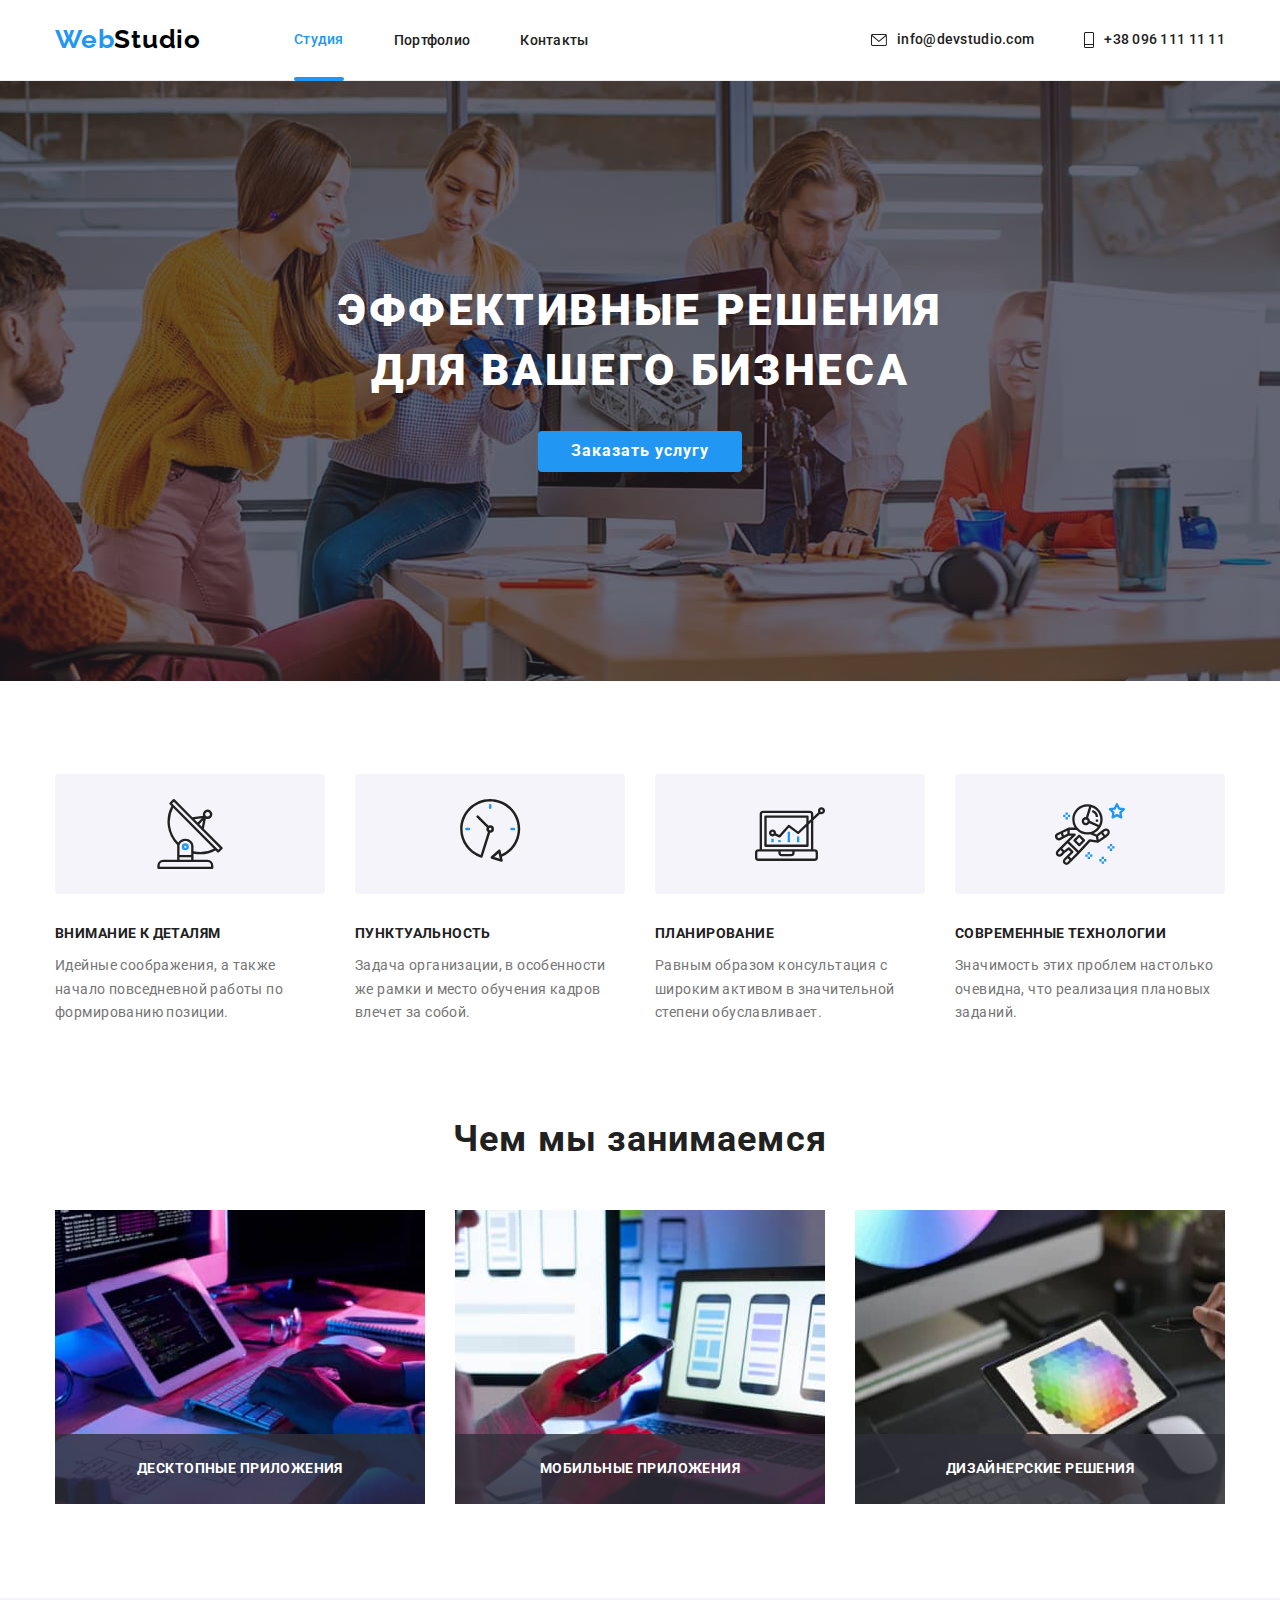
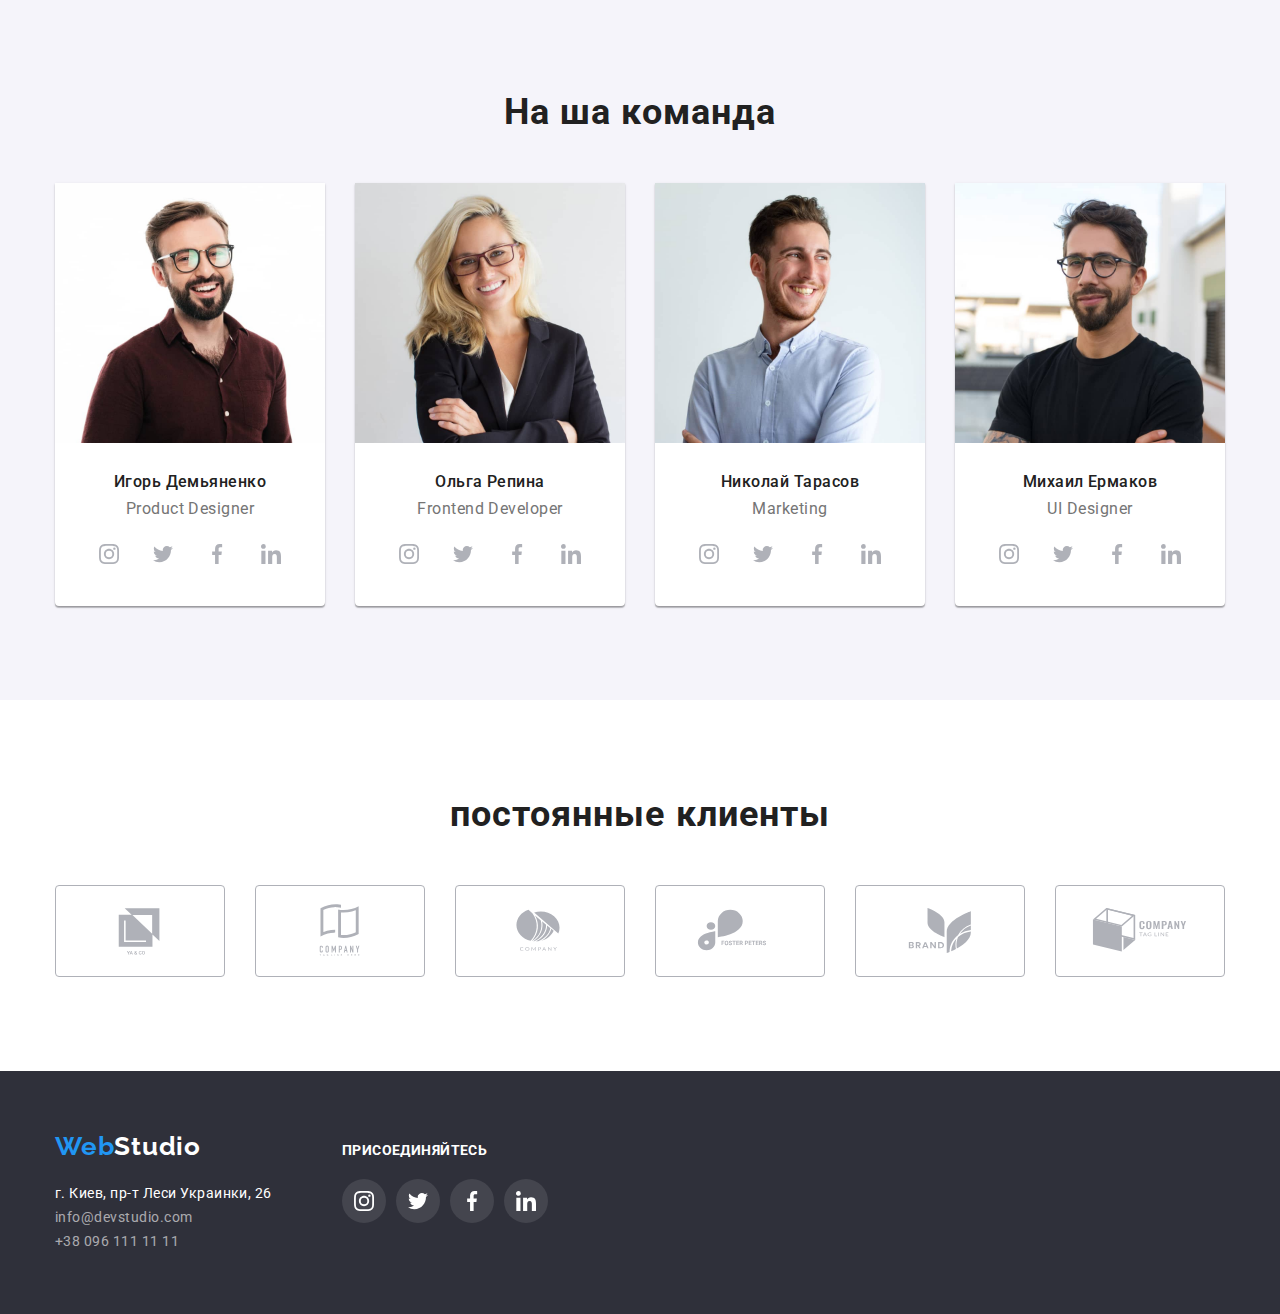
<file: index.html>
<!DOCTYPE html>
<html lang="en">
<head>
    <meta charset="UTF-8">
    <meta http-equiv="X-UA-Compatible" content="IE=edge">
    <meta name="viewport" content="width=, initial-scale=1.0">
    <title>Web Studio</title>
    <link rel="preconnect" href="https://fonts.googleapis.com">
    <link rel="preconnect" href="https://fonts.gstatic.com" crossorigin>
    <link href="https://fonts.googleapis.com/css2?family=Raleway:wght@700&family=Roboto:wght@400;500;700;900&display=swap"
            rel="stylesheet">
    <link rel="stylesheet" href="https://cdn.jsdelivr.net/npm/modern-normalize@1.1.0/modern-normalize.min.css" />
    <link rel="stylesheet" href="./css/style.css">
    
</head>
<body>
    <!--header-->
   
    <header class=" header">
        <div class="container container-nav">
            <nav class=" nav ">
                <a href="./index.html " class="logo logo-header ">Web<span class="studio">Studio</span></a>
                <ul class="site-nav list">
                    <li class="item item-studio "><a href="./index.html " class="link current">Студия</a></li>
                    <li class="item "><a href="./portfolio.html" class="link ">Портфолио</a></li>
                    <li class="item"><a href="" class="link">Контакты</a></li>
                </ul>
            </nav>
            <div class="site-nav ">
                <ul class="auth-nav list ">
                    <li class="item">
                        <a href="mailto:info@devstudio.com" class="link item-link ">
                            <svg class="auth-nav-icon" width="16" height="12">
                                <use href="./images/svg/icons.svg#icon-envelope"></use>
                            </svg>
                            info@devstudio.com
    
                        </a>
                    </li>
                    <li class="item">
                        <a href="tel:+380961111111" class="link item-link ">
                            <svg class="auth-nav-icon" width="10" height="16">
                                <use href="./images/svg/icons.svg#icon-vector"></use>
                            </svg>
                            +38 096 111 11 11
    
                        </a>
                    </li>
                </ul>
            </div>
    
        </div>
    </header>
  
    
    <!--main-content-->
    <main>
        <!--hero-->
        
            <section class="hero">
                <div class="container container-hero">
                     <h1 class="hero-title">Эффективные решения для вашего бизнеса</h1>
                     <button class="hero-button" type="button" data-modal-open>Заказать услугу </button>
                </div>
            </section>
        
        
        <!--section title-->
       
            <section class="section section-container">
                <div class="container">
                    <h2 class="regulations-work">Правила</h2>
                    <ul class="regulations list">
                        <li class="regulations-list">
                            <div class="regulations-list-work">
                                <svg class="" width="70" height="70">
                                    <use href="./images/svg/icons.svg#icon-antenna-1"></use>
                                </svg>
                            </div>
                                  
                            <h3 class="regulations-title">Внимание к деталям</h3>
                            <p class="paragraph-title">Идейные соображения, а также начало повседневной работы по формированию позиции.
                            </p>
                        </li>
                        <li class="regulations-list">
                            <div class="regulations-list-work">
                                <svg class="" width="70" height="70">
                                    <use href="./images/svg/icons.svg#icon-clock-1"></use>
                                </svg>
                            </div>

                            <h3 class="regulations-title">Пунктуальность</h3>
                            <p class="paragraph-title">Задача организации, в особенности же рамки и место обучения кадров влечет за
                            собой.</p>
                        </li>
                        <li class="regulations-list">
                            <div class="regulations-list-work">
                                <svg class="" width="70" height="70">
                                    <use href="./images/svg/icons.svg#icon-diagram-1"></use>
                                </svg>
                            </div>

                            <h3 class="regulations-title">Планирование</h3>
                            <p class="paragraph-title">Равным образом консультация с широким активом в значительной степени
                            обуславливает.</p>
                        </li>
                        <li class="regulations-list">
                            <div class="regulations-list-work">
                                <svg class="" width="70" height="70">
                                    <use href="./images/svg/icons.svg#icon-astronaut-1"></use>
                                </svg>
                            </div>

                            <h3 class="regulations-title">Современные технологии</h3>
                            <p class="paragraph-title">Значимость этих проблем настолько очевидна, что реализация плановых заданий.</p>
                        </li>
                    </ul>
                </div>
            </section>
       
       
        <!--section work-->

       
        <section class="section">
            <div class="container">
                <h2 class="work-title">Чем мы занимаемся</h2>
                   <ul class=" work list card-set">
                       <li class="work-list card-set-item ">
                            <img class="work-img" src="./images/box1.jpg" alt="человек печатает код на компьютере" width="370">
                            <p class="work-title-img">Десктопные приложения</p>
                       </li>
                       <li class="work-list card-set-item ">
                            <img class="work-img" src="./images/box2.jpg" alt="компьютер на столе, смартфон в руке" width="370">
                            <p class="work-title-img">Мобильные приложения</p>
                       </li>
                       <li class="work-list card-set-item ">
                            <img class="work-img" src="./images/box3.jpg" alt="компьютер на столе, в руке планшет в планшете цветовая гамма" width="370">
                            <p class="work-title-img">Дизайнерские решения</p>                            
                       </li>
                   </ul>
            </div>
        </section>
    
        
        
        <!--наша команда-->

        
        <section class="section our-team ">
            <div class="container">
                <h2 class="work-title">На ша команда</h2>
                <ul class="team list card-set">
                    <li class="team-list card-set-item ">
                        <img src="./images/im2/img.jpg" alt="парень в очках и в коричневой рубашки" width="270">
                            <div class="team-list-name">
                                <h3 class="team-name">Игорь Демьяненко</h3>
                                <p lang="en" class="team-position">Product Designer</p>
                                <ul class="social-media list">
                                    <li class="social-media-item">
                                        <a class="social-media-link link" href="" target="_blank" rel="noopener noreferrer"
                                         aria-label="instagram">
                                            <svg class="social-media-icon" width="20" height="20">
                                                <use href="./images/svg/icons.svg#icon-instagram-2"></use>
                                            </svg>
                                        </a>
                                    </li>
                                    <li class="social-media-item">
                                        <a class="social-media-link link" href="" target="_blank" rel="noopener noreferrer"
                                         aria-label="twitter">
                                            <svg class="social-media-icon" width="20" height="20">
                                                <use href="./images/svg/icons.svg#icon-twitter-1"></use>
                                            </svg>
                                        </a>
                                    </li>
                                    <li class="social-media-item">
                                        <a class="social-media-link link" href="" target="_blank" rel="noopener noreferrer"
                                         aria-label="facebook">
                                            <svg class="social-media-icon" width="20" height="20">
                                                <use href="./images/svg/icons.svg#icon-facebook-1"></use>
                                            </svg>
                                        </a>
                                    </li>
                                    <li class="social-media-item">
                                        <a class="social-media-link link" href="" target="_blank" rel="noopener noreferrer"
                                         aria-label="linkedin">
                                            <svg class="social-media-icon" width="20" height="20">
                                                <use href="./images/svg/icons.svg#icon-linkedin-1"></use>
                                            </svg>
                                        </a>
                                    </li>
                                </ul>
                            </div>
                       
                    </li>
                    <li class="team-list card-set-item">
                        <img src="./images/im2/img(1).jpg" alt="девушка в очках и в серой рубашки" width="270">
                            <div class="team-list-name">
                                <h3 class="team-name">Ольга Репина</h3>
                                <p lang="en" class="team-position">Frontend Developer</p>
                                <ul class="social-media list">
                                    <li class="social-media-item">
                                        <a class="social-media-link link" href="" target="_blank" rel="noopener noreferrer" aria-label="instagram">
                                            <svg class="social-media-icon" width="20" height="20">
                                                <use href="./images/svg/icons.svg#icon-instagram-2"></use>
                                            </svg>
                                        </a>
                                    </li>
                                    <li class="social-media-item">
                                        <a class="social-media-link link" href="" target="_blank" rel="noopener noreferrer" aria-label="twitter">
                                            <svg class="social-media-icon" width="20" height="20">
                                                <use href="./images/svg/icons.svg#icon-twitter-1"></use>
                                            </svg>
                                        </a>
                                    </li>
                                    <li class="social-media-item">
                                        <a class="social-media-link link" href="" target="_blank" rel="noopener noreferrer" aria-label="facebook">
                                            <svg class="social-media-icon" width="20" height="20">
                                                <use href="./images/svg/icons.svg#icon-facebook-1"></use>
                                            </svg>
                                        </a>
                                    </li>
                                    <li class="social-media-item">
                                        <a class="social-media-link link" href="" target="_blank" rel="noopener noreferrer" aria-label="linkedin">
                                            <svg class="social-media-icon" width="20" height="20">
                                                <use href="./images/svg/icons.svg#icon-linkedin-1"></use>
                                            </svg>
                                        </a>
                                    </li>
                                </ul>
                            </div>
                       
                    </li>
                    <li class="team-list card-set-item">
                        <img src="./images/im2/img(2).jpg" alt="парень в белой рубашки" width="270">
                            <div class="team-list-name">
                                <h3 class="team-name">Николай Тарасов</h3>
                                <p lang="en" class="team-position">Marketing</p>
                                <ul class="social-media list">
                                    <li class="social-media-item">
                                        <a class="social-media-link link" href="" target="_blank" rel="noopener noreferrer" aria-label="instagram">
                                            <svg class="social-media-icon" width="20" height="20">
                                                <use href="./images/svg/icons.svg#icon-instagram-2"></use>
                                            </svg>
                                        </a>
                                    </li>
                                    <li class="social-media-item">
                                        <a class="social-media-link link" href="" target="_blank" rel="noopener noreferrer" aria-label="twitter">
                                            <svg class="social-media-icon" width="20" height="20">
                                                <use href="./images/svg/icons.svg#icon-twitter-1"></use>
                                            </svg>
                                        </a>
                                    </li>
                                    <li class="social-media-item">
                                        <a class="social-media-link link" href="" target="_blank" rel="noopener noreferrer" aria-label="facebook">
                                            <svg class="social-media-icon" width="20" height="20">
                                                <use href="./images/svg/icons.svg#icon-facebook-1"></use>
                                            </svg>
                                        </a>
                                    </li>
                                    <li class="social-media-item">
                                        <a class="social-media-link link" href="" target="_blank" rel="noopener noreferrer" aria-label="linkedin">
                                            <svg class="social-media-icon" width="20" height="20">
                                                <use href="./images/svg/icons.svg#icon-linkedin-1"></use>
                                            </svg>
                                        </a>
                                    </li>
                                </ul>
                            </div>
                       
                    </li>
                    <li class="team-list card-set-item">
                        <img src="./images/im2/img(3).jpg" alt="парень в очках и в черной футболке" width="270">
                            <div class="team-list-name">
                                <h3 class="team-name">Михаил Ермаков</h3>
                                <p lang="en" class="team-position">UI Designer</p>
                                <ul class="social-media list">
                                    <li class="social-media-item">
                                        <a class="social-media-link link" href="" target="_blank" rel="noopener noreferrer"
                                         aria-label="instagram">
                                            <svg class="social-media-icon" width="20" height="20">
                                                <use href="./images/svg/icons.svg#icon-instagram-2"></use>
                                            </svg>
                                        </a>
                                    </li>
                                    <li class="social-media-item">
                                        <a class="social-media-link link" href="" target="_blank" rel="noopener noreferrer"
                                         aria-label="twitter">
                                            <svg class="social-media-icon" width="20" height="20">
                                                <use href="./images/svg/icons.svg#icon-twitter-1"></use>
                                            </svg>
                                        </a>
                                    </li>
                                    <li class="social-media-item">
                                        <a class="social-media-link link" href="" target="_blank" rel="noopener noreferrer"
                                         aria-label="facebook">
                                            <svg class="social-media-icon" width="20" height="20">
                                                <use href="./images/svg/icons.svg#icon-facebook-1"></use>
                                            </svg>
                                        </a>
                                    </li>
                                    <li class="social-media-item">
                                        <a class="social-media-link link" href="" target="_blank" rel="noopener noreferrer"
                                         aria-label="linkedin">
                                            <svg class="social-media-icon" width="20" height="20">
                                                <use href="./images/svg/icons.svg#icon-linkedin-1"></use>
                                            </svg>
                                        </a>
                                    </li>

                                </ul>
                            </div>
                        
                    </li>
                              
                </ul>
            </div>
        </section>

        <!-- постоянные клиенты -->
        
        
        <section class="section client">
            <div class="container">
                <h2 class="work-title">постоянные клиенты</h2>
                <ul class="work-title-list list">
                    <li class="section-client">
                        <a href="" class="section-client-icon">
                            <svg class="work-title-client" width="106" height="60">
                                <use href="./images/svg/icons.svg#icon-logo"></use>
                            </svg>
                        </a>
                        
                    </li>
                    <li class="section-client">
                        <a href="" class="section-client-icon">
                            <svg class="work-title-client" width="106" height="60">
                                <use href="./images/svg/icons.svg#icon-logo-1"></use>
                            </svg>
                        </a>
                        
                    </li>
                    <li class="section-client">
                        <a href="" class="section-client-icon">
                            <svg class="work-title-client" width="106" height="60">
                                <use href="./images/svg/icons.svg#icon-logo-2"></use>
                            </svg>
                        </a>
                        
                    </li>
                    <li class="section-client">
                        <a href="" class="section-client-icon">
                            <svg class="work-title-client" width="106" height="60">
                                <use href="./images/svg/icons.svg#icon-logo-3"></use>
                            </svg>
                        </a>
                       
                    </li>
                    <li class="section-client">
                        <a href="" class="section-client-icon">
                            <svg class="work-title-client" width="106" height="60">
                                <use href="./images/svg/icons.svg#icon-logo-4"></use>
                            </svg>
                        </a>
                        
                    </li>
                    <li class="section-client">
                        <a href="" class="section-client-icon">
                            <svg class="work-title-client" width="106" height="60">
                                <use href="./images/svg/icons.svg#icon-logo-5"></use>
                            </svg>
                        </a>
                        
                    </li>
                </ul>

            </div>



        </section>

        

    </main>
    <!--footer-->

   
    <footer class="section footer">
        <div class="container section-footer ">
            <div class="container-section-footer">
                <a href="./index.html" class="logo ">Web<span class="footer-studio">Studio</span></a>
                
                <address class="address">
                    <ul class="address list">
                        <li>
                            <a href="https://www.google.pl/maps/dir//%D0%B1%D1%83%D0%BB.+%D0%9B%D0%B5%D1%81%D0%B8+%D0%A3%D0%BA%D1%80%D0%B0%D0%B8%D0%BD%D0%BA%D0%B8,+26,+%D0%9A%D0%B8%D0%B5%D0%B2,+%D0%A3%D0%BA%D1%80%D0%B0%D0%B8%D0%BD%D0%B0,
                             " class="kyiv">г. Киев, пр-т Леси Украинки, 26</a>
                        </li>
                        <li>
                            <a href="mailto:info@devstudio.com" class="mail">info@devstudio.com</a>
                        </li>
                        <li>
                            <a href="tel:+380961111111" class="mail">+38 096 111 11 11</a>
                        </li>
                    </ul>
                </address>
            </div>
                
                
                <div class="strong-title">
                    <strong class="strong-title-link">присоединяйтесь</strong>
                    <ul class="strong-title-list list">
                        <li class="strong-title-media">
                            <a class="social-media-link strong link" href="" target="_blank" rel="noopener noreferrer" aria-label="instagram">
                                <svg class="social-media-icon" width=" 20" height="20">
                                    <use href="./images/svg/icons.svg#icon-instagram-2"></use>
                                </svg>
                            </a>
                        </li>
                        <li class="strong-title-media">
                            <a class="social-media-link strong link" href="" target="_blank" rel="noopener noreferrer" aria-label="twitter">
                                <svg class="social-media-icon" width=" 20" height="20">
                                    <use href="./images/svg/icons.svg#icon-twitter-1"></use>
                                </svg>
                            </a>
                        </li>
                        <li class="strong-title-media">
                            <a class="social-media-link strong link" href="" target="_blank" rel="noopener noreferrer" aria-label="facebook">
                                <svg class="social-media-icon" width=" 20" height="20">
                                    <use href="./images/svg/icons.svg#icon-facebook-1"></use>
                                </svg>
                            </a>
                        </li>
                        <li class="strong-title-media">
                            <a class="social-media-link strong link" href="" target="_blank" rel="noopener noreferrer" aria-label="linkedin">
                                <svg class="social-media-icon" width=" 20" height="20">
                                    <use href="./images/svg/icons.svg#icon-linkedin-1"></use>
                                </svg>
                            </a>
                        </li>
                    </ul>
                </div>

           
        </div>
    
    </footer>
   
    <!-- модальное окно -->

    <div class="backdrop is-hidden" data-modal>
        <div class="modal">
              <button class="modal-close-btn" type="button" data-modal-close>
                <svg width="18" height="18">
                    <use href="./images/svg/icons.svg#icon-close"></use>
                </svg>
              </button>
        </div>
    </div>

    <script src="./js/modal.js"></script>
    
</body>
</html>
</file>
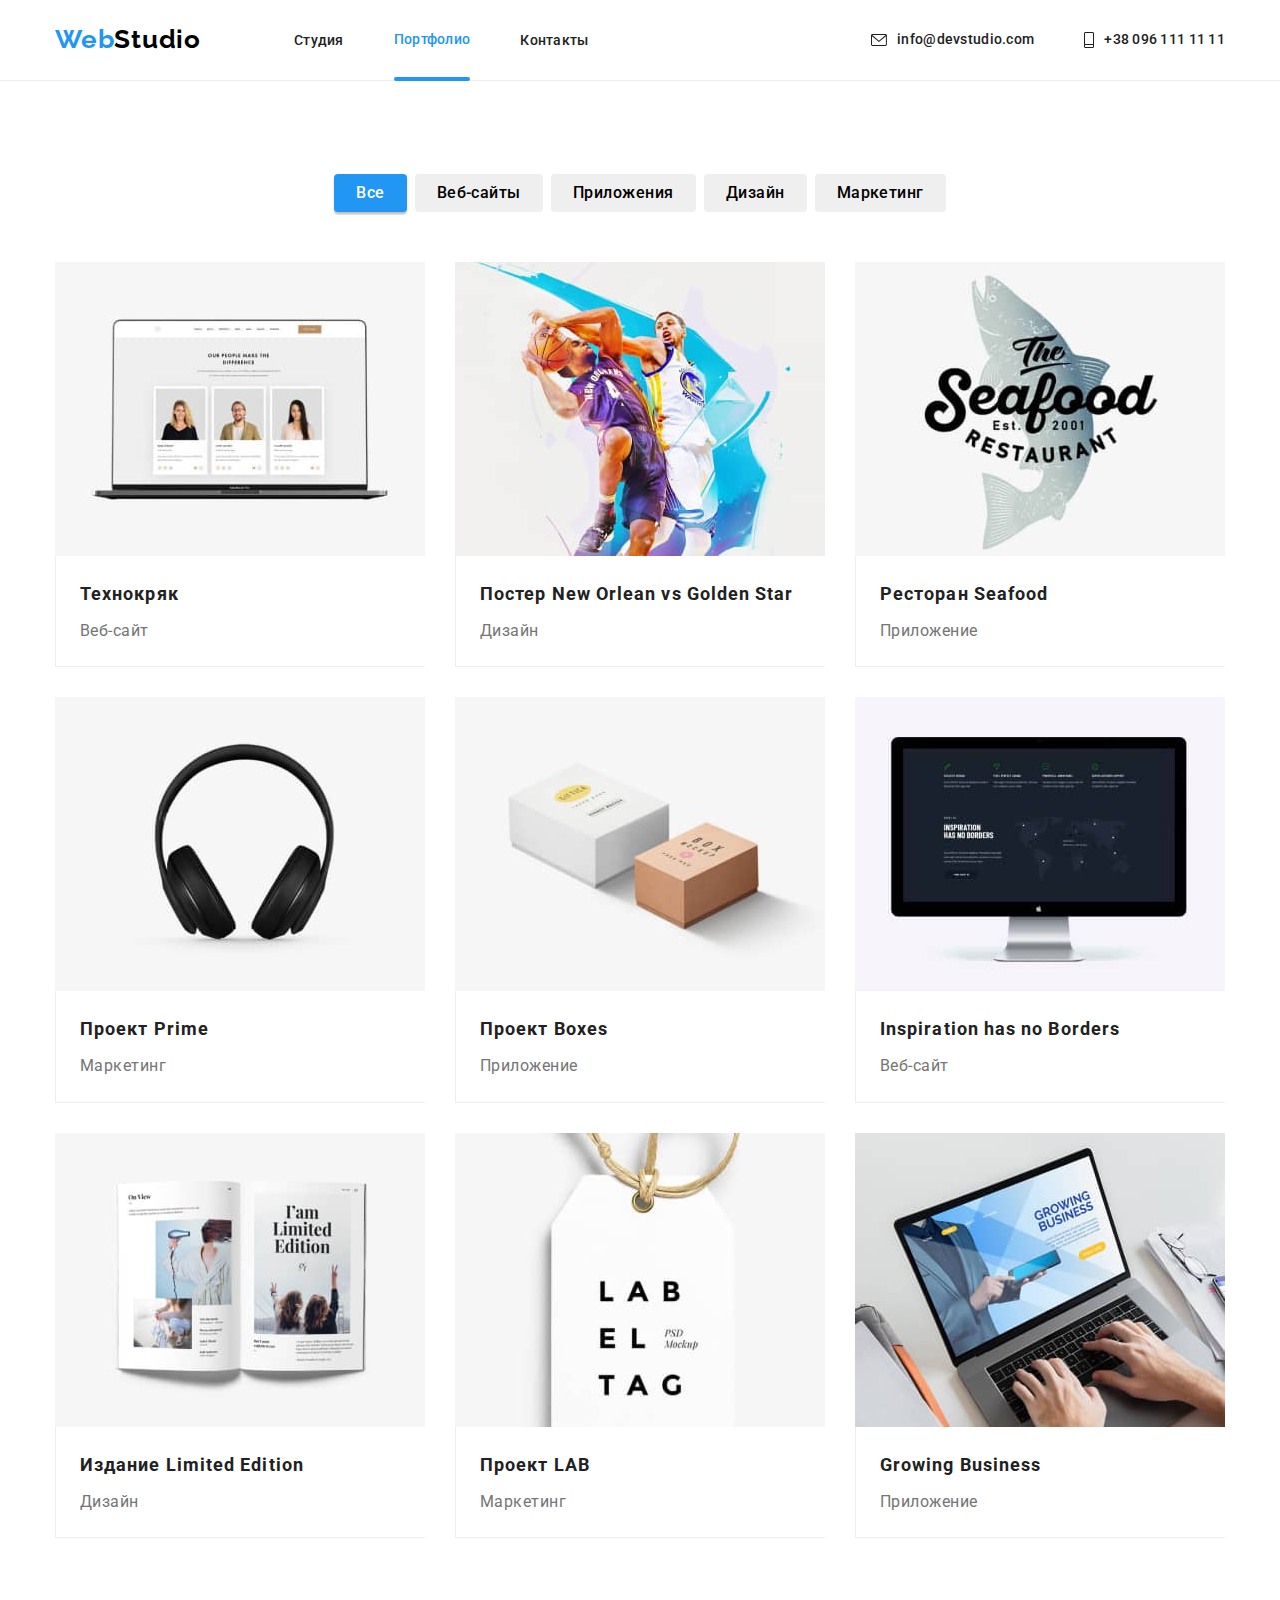
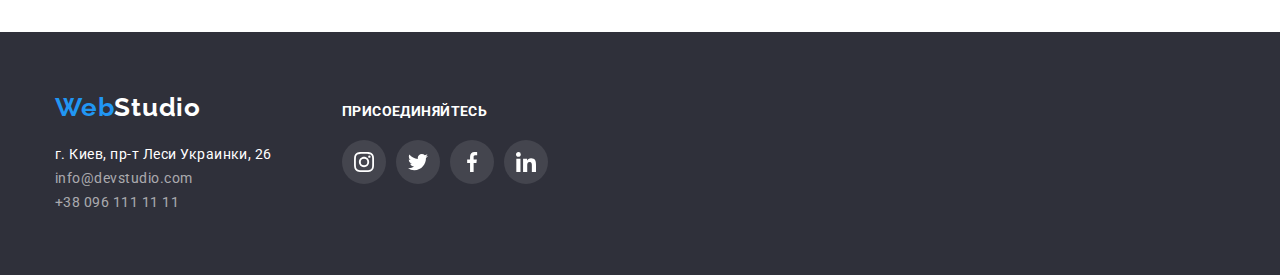
<file: portfolio.html>
<!DOCTYPE html>
<html lang="en">
<head>
    <meta charset="UTF-8">
    <meta http-equiv="X-UA-Compatible" content="IE=edge">
    <meta name="viewport" content="width=device-width, initial-scale=1.0">
    <title>Portfolio</title>
    <link rel="preconnect" href="https://fonts.googleapis.com">
    <link rel="preconnect" href="https://fonts.gstatic.com" crossorigin>
    <link href="https://fonts.googleapis.com/css2?family=Raleway:wght@700&family=Roboto:wght@400;500;700;900&display=swap"
            rel="stylesheet">
    <link rel="stylesheet" href="https://cdn.jsdelivr.net/npm/modern-normalize@1.1.0/modern-normalize.min.css" />
    <link rel="stylesheet" href="./css/style.css">
</head>
<body>
    <!--header-->
    <header class=" header">
        <div class="container container-nav">
            <nav class=" nav ">
                <a href="./index.html " class="logo logo-header ">Web<span class="studio">Studio</span></a>
                <ul class="site-nav list">
                    <li class="item"><a href="./index.html " class="link">Студия</a></li>
                    <li class="item item-studio"><a href="./portfolio.html" class="link current">Портфолио</a></li>
                    <li class="item"><a href="" class="link">Контакты</a></li>
                </ul>
            </nav>
            <div class="site-nav ">
                <ul class="auth-nav list ">
                    <li class="item">
                        <a href="mailto:info@devstudio.com" class="link item-link">
                            <svg class="auth-nav-icon" width="16" height="12">
                                <use href="./images/svg/icons.svg#icon-envelope"></use>
                            </svg>
                            info@devstudio.com
        
                        </a>
                    </li>
                    <li class="item">
                        <a href="tel:+380961111111" class="link item-link ">
                            <svg class="auth-nav-icon" width="10" height="16">
                                <use href="./images/svg/icons.svg#icon-vector"></use>
                            </svg>
                            +38 096 111 11 11
        
                        </a>
                    </li>
                </ul>
            </div>
        
        </div>
    </header>
    <!--main-content-->
    <main class="section">
        <div class="container">
            <section class="main">
                <h1 class="projects">Projects</h1>
                <Ul class=" project list ">
                    <li class="project-list"><button class="filter-button current" type="button">Все</button></li>
                    <li class="project-list"><button class="filter-button" type="button">Веб-сайты</button></li>
                    <li class="project-list"><button class="filter-button" type="button">Приложения</button></li>
                    <li class="project-list"><button class="filter-button" type="button">Дизайн</button></li>
                    <li class="project-list"><button class="filter-button" type="button">Маркетинг</button></li>
                </Ul>
                <ul class="list card-set">
            
                    <li class="card-set-item shadow">
                        <a href="">
                            <div class="shadow-overlau">
                                <img class="" src="./images/im3/img.jpg" alt=" на мониторе три фотографии, две девушки один мужчина" width="370">
                                    <div class="portfolio-overlau">
                                        <p class="portfolio-desc"> Ресурс предлагает комплексные предложения
                                            с разным уровнем функционала и сервисов. Все это позволит
                                            посетителю получить
                                            исчерпывающие сведения о компании или частном лице.
                                        </p>
                                    </div>
                            </div>
                                <div class="portfolio-item">
                                    <h2 class="portfolio-name">Технокряк</h2>
                                    <p class="portfolio-text">Веб-сайт</p>
                                </div>
                            
                        </a>
                        
                    </li>
                    <li class="card-set-item shadow">

                        <a href="">
                            <div class="shadow-overlau">
                                <img src="./images/im3/img(1).jpg" alt=" два баскетболиста с мячом" width="370">
                                    <div class="portfolio-overlau">
                                        <p class="portfolio-desc"> Ресурс предлагает комплексные предложения
                                            с разным уровнем функционала и сервисов. Все это позволит
                                            посетителю получить
                                            исчерпывающие сведения о компании или частном лице.
                                        </p>
                                    </div>
                            </div>
                           
                            <div class=" portfolio-item">
                                <h2 class="portfolio-name">Постер New Orlean vs Golden Star</h2>
                                <p class="portfolio-text">Дизайн</p>
                            </div>
                            
                        </a>
            
                    </li>
                    <li class="card-set-item shadow">
                        <a href="">
                            <div class="shadow-overlau">
                                <img src="./images/im3/img(2).jpg" alt=" логотип рыбного ресторана" width="370">
                                    <div class="portfolio-overlau">
                                        <p class="portfolio-desc"> Ресурс предлагает комплексные предложения
                                            с разным уровнем функционала и сервисов. Все это позволит
                                            посетителю получить
                                            исчерпывающие сведения о компании или частном лице.
                                        </p>
                                    </div>
                            </div>
                            
                            <div class=" portfolio-item">
                                <h2 class="portfolio-name">Ресторан Seafood</h2>
                                <p class="portfolio-text">Приложение</p>
                            </div>
                            
                        </a>
            
                    </li>
                    <li class="card-set-item shadow">
                        <a href="">
                            <div class="shadow-overlau">
                                <img src="./images/im3/img(3).jpg" alt=" наушники" width="370">
                                    <div class="portfolio-overlau">
                                        <p class="portfolio-desc"> Ресурс предлагает комплексные предложения
                                            с разным уровнем функционала и сервисов. Все это позволит
                                            посетителю получить
                                            исчерпывающие сведения о компании или частном лице.
                                        </p>
                                    </div>
                            </div>
                            
                            <div class=" portfolio-item">
                                <h2 class="portfolio-name">Проект Prime</h2>
                                <p class="portfolio-text">Маркетинг</p>
                            </div>
                        </a>
            
                    </li>
                    <li class="card-set-item shadow">
                        <a href="">
                            <div class="shadow-overlau">
                                <img src="./images/im3/img(4).jpg" alt=" две коробки одна белая вторая бежевая" width="370">
                                    <div class="portfolio-overlau">
                                        <p class="portfolio-desc"> Ресурс предлагает комплексные предложения
                                            с разным уровнем функционала и сервисов. Все это позволит
                                            посетителю получить
                                            исчерпывающие сведения о компании или частном лице.
                                        </p>
                                    </div>
                            </div>
                            
                            <div class=" portfolio-item">
                                <h2 class="portfolio-name">Проект Boxes</h2>
                                <p class="portfolio-text">Приложение</p>
                            </div>
                            
                        </a>
            
                    </li>
                    <li class="card-set-item shadow">
                        <a href="">
                            <div class="shadow-overlau">
                                <img src="./images/im3/img(5).jpg" alt=" на мониторе отrрыт Веб-сайт" width="370">
                                    <div class="portfolio-overlau">
                                        <p class="portfolio-desc"> Ресурс предлагает комплексные предложения
                                            с разным уровнем функционала и сервисов. Все это позволит
                                            посетителю получить
                                            исчерпывающие сведения о компании или частном лице.
                                        </p>
                                    </div>
                            </div>
                            
                            <div class=" portfolio-item">
                                <h2 class="portfolio-name">Inspiration has no Borders</h2>
                                <p class="portfolio-text">Веб-сайт</p>
                            </div>
                            
                        </a>
            
                    </li>
                    <li class="card-set-item shadow">
                        <a href="">
                            <div class="shadow-overlau">
                                <img src="./images/im3/img(6).jpg" alt=" журнал с двумя картинками" width="370">
                                <div class="portfolio-overlau">
                                    <p class="portfolio-desc"> Ресурс предлагает комплексные предложения
                                        с разным уровнем функционала и сервисов. Все это позволит
                                        посетителю получить
                                        исчерпывающие сведения о компании или частном лице.
                                    </p>
                                </div>
                            </div>
                            
                            <div class=" portfolio-item">
                                <h2 class="portfolio-name">Издание Limited Edition</h2>
                                <p class="portfolio-text">Дизайн</p>
                            </div>
                            
                        </a>
            
                    </li>
                    <li class="card-set-item shadow">
                        <a href="">
                            <div class="shadow-overlau">
                                <img src="./images/im3/img(7).jpg" alt=" этикетка с логотипом" width="370">
                                <div class="portfolio-overlau">
                                    <p class="portfolio-desc"> Ресурс предлагает комплексные предложения
                                        с разным уровнем функционала и сервисов. Все это позволит
                                        посетителю получить
                                        исчерпывающие сведения о компании или частном лице.
                                    </p>
                                </div>
                            </div>
                            
                            <div class=" portfolio-item">
                                <h2 class="portfolio-name">Проект LAB</h2>
                                <p class="portfolio-text">Маркетинг</p>
                            </div>
                           
                        </a>
            
                    </li>
                    <li class="card-set-item shadow">
                        <a href="">
                            <div class="shadow-overlau">
                                <img src="./images/im3/img(8).jpg" alt=" в мониторе человек с планшетом" width="370">
                                    <div class="portfolio-overlau">
                                        <p class="portfolio-desc"> Ресурс предлагает комплексные предложения
                                            с разным уровнем функционала и сервисов. Все это позволит
                                            посетителю получить
                                            исчерпывающие сведения о компании или частном лице.
                                        </p>
                                    </div>
                            </div>
                            
                            <div class=" portfolio-item">
                                <h2 class="portfolio-name">Growing Business</h2>
                                <p class="portfolio-text">Приложение</p>
                            </div>
                            
                        </a>
            
                    </li>
                </ul>
            
            </section>

        </div>
       
    </main>
    <!--footer-->
    <footer class="section footer">
        <div class="container section-footer ">
            <div class="container-section-footer">
                <a href="./index.html" class="logo ">Web<span class="footer-studio">Studio</span></a>
    
                <address class="address">
                    <ul class="address list">
                        <li>
                            <a href="https://www.google.pl/maps/dir//%D0%B1%D1%83%D0%BB.+%D0%9B%D0%B5%D1%81%D0%B8+%D0%A3%D0%BA%D1%80%D0%B0%D0%B8%D0%BD%D0%BA%D0%B8,+26,+%D0%9A%D0%B8%D0%B5%D0%B2,+%D0%A3%D0%BA%D1%80%D0%B0%D0%B8%D0%BD%D0%B0,
                                 " class="kyiv">г. Киев, пр-т Леси Украинки, 26</a>
                        </li>
                        <li>
                            <a href="mailto:info@devstudio.com" class="mail">info@devstudio.com</a>
                        </li>
                        <li>
                            <a href="tel:+380961111111" class="mail">+38 096 111 11 11</a>
                        </li>
                    </ul>
                </address>
            </div>
    
    
            <div class="strong-title">
                <strong class="strong-title-link">присоединяйтесь</strong>
                <ul class="strong-title-list list">
                    <li class="strong-title-media">
                        <a class="social-media-link strong link" href="" target="_blank" rel="noopener noreferrer"
                            aria-label="instagram">
                            <svg class="social-media-icon" width=" 20" height="20">
                                <use href="./images/svg/icons.svg#icon-instagram-2"></use>
                            </svg>
                        </a>
                    </li>
                    <li class="strong-title-media">
                        <a class="social-media-link strong link" href="" target="_blank" rel="noopener noreferrer"
                            aria-label="twitter">
                            <svg class="social-media-icon" width=" 20" height="20">
                                <use href="./images/svg/icons.svg#icon-twitter-1"></use>
                            </svg>
                        </a>
                    </li>
                    <li class="strong-title-media">
                        <a class="social-media-link strong link" href="" target="_blank" rel="noopener noreferrer"
                            aria-label="facebook">
                            <svg class="social-media-icon" width=" 20" height="20">
                                <use href="./images/svg/icons.svg#icon-facebook-1"></use>
                            </svg>
                        </a>
                    </li>
                    <li class="strong-title-media">
                        <a class="social-media-link strong link" href="" target="_blank" rel="noopener noreferrer"
                            aria-label="linkedin">
                            <svg class="social-media-icon" width=" 20" height="20">
                                <use href="./images/svg/icons.svg#icon-linkedin-1"></use>
                            </svg>
                        </a>
                    </li>
                </ul>
            </div>
    
    
        </div>
    
    </footer>
</body>
</html>
</file>
<file: css/style.css>
:root{
    --primary-text-color:#212121;
    --text-color:#757575;
    --accent-color:#2196F3;
    --header-color: #FFFFFF;
    --footer-background-color:#2F303A;
    --title-background-color:#E5E5E5;
    --team-background-color:#F5F4FA; 
    --studio-color:#000000;
    --button-color: #188CE8;
    --hero-background-color:#C4C4C4;
    --icon-buckground-color:#AFB1B8;
    --footer-icon-color:rgba(255, 255, 255, 0.1);
    --background-img-color:rgba(47, 48, 58, 0.8);
    --background-overlau-color:rgba(33, 150, 243, 0.9);
    --backdrop-background-color:rgba(0, 0, 0, 0.2);


    --anim-aiow: 250ms cubic-bezier(0.4, 0, 0.2, 1);

    --items: 4;
    --indent: 30px; 
}




body {
    background-color: var(--header-color); 
    font-family: Roboto, sans-serif;
    color: var(--primary-text-color);
    letter-spacing: 0.03em;
}

.section {
    padding: 94px 0;
}

.container{
   width: 1200px;
   padding: 0 15px; 
   margin-left: auto;
   margin-right: auto;
   
}

/* reset */

.list {
    padding: 0;
    margin: 0;
    list-style: none
}

h1,
h2,
h3,
h4,
p {
    margin: 0;
}


/* сетка flex-box */

.card-set{

    display: flex;
    flex-wrap: wrap;
    margin: calc(-1 * var(--indent) / 2);
    

}

.card-set-item {

    flex-basis: calc((100% - var(--indent) * var(--items)) / var(--items));
    margin: calc(var(--indent) / 2);

}




img {
    display: block;
    max-width:100%;
    height: auto;
}


a {
    text-decoration: none;
}

/*header*/

.header {
    display: block;
    border-bottom: 1px solid #ECECEC;
}



.item-studio {
    position: relative;
    
    color: var(--accent-color);
     display: flex;
     align-items: center;

}


.item-studio::after {

    content: "";

    position: absolute;
    bottom: -1px;
    left: 0;
    
    width: 100%;
    height: 4px;

    display: inline-block;
    
    background-color:var(--accent-color) ;
    border-radius: 2px;
}



/* logo */



.logo {

    color: var(--accent-color);

    font-family: 'Raleway',sans-serif;
    font-weight: 700;
    font-size: 26px;
    line-height: 1.2;
    letter-spacing: 0.03em;

    transition: color var(--anim-aiow);

}
.logo-header {
    margin-right: 93px;
    padding: 24px 0 25px;
}
    


.studio {
    color:var(--studio-color);

}


.footer-studio {
    color: var(--header-color);
    
}
    

.logo:hover
.logo:focus{
    color: var(--accent-color);
}


.logo-footer{

    padding-top: 39px;

}




/*site-nav*/

.site-nav .item:not(:last-child),
.auth-nav .item:not(:last-child){
    margin-right: 50px;

}
  


.container-nav,
.nav {
    
    display: flex;
    align-items: center;
   
}


.item-link {

    display: flex;
    align-items: center;

}




.site-nav,
.auth-nav
 {
    display: flex;
    align-items: center;

   
}


   
.site-nav .link {

   
    padding: 32px 0;

    transition: color var(--anim-aiow);
   
}

.site-nav{ 

    margin-left: auto;

}




.link{ 

    color: var(--primary-text-color);
    font-weight: 500;
    font-size: 14px;
    line-height: 1.14;
    letter-spacing: 0.02em;

    
}


.site-nav .link.current,
.site-nav .link:hover,
.site-nav .link:focus {
    color: var(--accent-color)
}

.auth-nav-icon {

    margin-right: 10px;

    fill: currentColor;

}


/* auth-nav */
 
.auth-nav .link {
    color: var(--text-color)

    color var(--anim-aiow);
}

.auth-nav .link:hover,
.auth-nav .link:focus {
    color: var(--accent-color);
}



   
   



/* section hero */

.hero { 
    max-width: 1600px;
    height: 600px;
    margin-left: auto;
    margin-right: auto;

    background-color: var(--hero-background-color);
    background-image: linear-gradient(
        rgba(47, 48, 58, 0.4),
        rgba(47, 48, 58, 0.4)), 
        url(../images/im4/Img\ \(1\).jpg);
    
    background-position: center;
    background-repeat: no-repeat;
    background-size: cover;
    text-align: center;
    padding: 200px 0;
}






.hero-title {

    color: var(--header-color);
    font-weight: 900;
    font-size: 44px;
    line-height: 1.36;
    letter-spacing: 0.06em;
    text-transform: uppercase;

   
    max-width: 696px;
    margin: 0 auto;
    margin-bottom: 30px;

}

/* button */


.hero-button {

    border-radius: 4px;
    border: 1px solid transparent;
    padding: 10px 32px ;

    background-color:var(--accent-color);
    color: #FFFFFF;

    font-weight: 700;
    font-size: 16px;
    line-height: 1.18;
    letter-spacing: 0.06em;

    transition: color var(--anim-aiow);
    transition: background-color var(--anim-aiow);
    
}

.hero-button:hover,
.hero-button:focus {

    background-color:var(--button-color);
    color: var(--header-color);
}





/* section regulations */


.section-container {

    padding-bottom: 0;

}


.regulations-work,
.projects {

    opacity: 0;
    width: 1px;
    height: 1px;
    overflow: hidden;
    margin: -1px;
}

.regulations {

    display: flex;
      
}


.regulations-list-work{

    display: flex;
    align-items: center;
    justify-content: center;

    background-size: contain;
    background-repeat: no-repeat;
    background-position: center;
    background-color: var(--team-background-color);
    border-radius: 4px;

    margin-bottom: 30px;
    height: 120px; 
    
}






.regulations-list {

    flex-basis: 270px;

}



.regulations-list:not(:last-child){

    margin-right: 30px;
} 


.regulations-title {

    font-weight: 700;
    font-size: 14px;
    line-height: 1.4;
    letter-spacing: 0.03em;
    text-transform: uppercase;

    margin-bottom: 10px;
}

.paragraph-title {

    color: var(--text-color);
    font-weight: 400;
    font-size: 14px;
    line-height: 1.7;
    letter-spacing: 0.03em;
   
   
}



.work {

    --items: 3;
}



.work-list {

    position: relative;

}



.work-title {

    font-weight: 700;
    font-size: 36px;
    line-height: 1.14;
    text-align: center;
    letter-spacing: 0.03em;
    margin-bottom: 50px;
}


.work-title-img {
    
    position: absolute;
    bottom:0;
    padding: 27px 0;
    width: 100%;

    font-weight: 700;
    font-size: 14px;
    line-height: 1.14;
    text-align: center;
    letter-spacing: 0.03em;
    text-transform: uppercase;

    color: var(--header-color);
    background-color: var(--background-img-color);

}



/* section our-team */

.our-team {

    background-color: var(--team-background-color);
}



.team-list-name{

    padding: 30px 0;  

}




.team-list{

    background-color: var(--header-color);
    box-shadow: 0px 1px 3px rgba(0, 0, 0, 0.12), 0px 1px 1px rgba(0, 0, 0, 0.14), 0px 2px 1px rgba(0, 0, 0, 0.2);
    border-radius: 0 0 4px 4px;

}




.team-name {

    font-weight: 500;
    font-size: 16px;
    line-height: 1.18;
    text-align: center;
    letter-spacing: 0.03em;
    margin-bottom: 10px;

}

.team-position{

    color: var(--text-color);
    font-weight: 400;
    font-size: 16px;
    line-height: 0.85;
    text-align: center;
    letter-spacing: 0.03em;
    margin-bottom: 16px;
    
}


/* оформление иконок */


.social-media {

    display: flex;
    justify-content: center;

}


.social-media-item:not(:last-child) {

    margin-right: 10px;

}


.social-media-link {

    display: flex;
    align-items: center;
    justify-content: center;

    width: 44px;
    height: 44px;
    background-color: var(--header-color);
    border-radius: 50%;

    color: var(--icon-buckground-color);

    transition: color var(--anim-aiow);
    transition: background-color var(--anim-aiow);
}



.social-media-link:hover,
.social-media-link:focus {

    color: var(--header-color);
    background-color: var(--accent-color);
}


.social-media-icon {

    fill: currentColor;
}


.work-title {

    margin-bottom: 50px;
}


.work-title-list {

    display: flex;
    justify-content: center;
    color: var(--icon-buckground-color);
    
}



.section-client:not(:last-child) {

    margin-right: 30px;

}


.section-client-icon{

    display: flex;
    align-items: center;
    justify-content: center;

    width: 170px;
    height: 92px;
    
    border-radius: 4px;
    border: 1px solid var(--icon-buckground-color);
    color: var(--icon-buckground-color);

    transition: color var(--anim-aiow),border var(--anim-aiow);
    
}



.section-client-icon:hover,
.section-client-icon:focus{

    border:solid var(--accent-color);
    color: var(--accent-color);
    border: 1px solid #2196F3;
    border-radius: 4px;
}




.work-title-client {

    fill: currentColor;
      
}

/* section footer */

.section-footer {

    display: flex;
    align-items:baseline;

}


.container-section-footer {

    margin-right: 70px;

}


.footer {
   

    background-color: var(--footer-background-color);
    padding-top: 60px;
    padding-bottom: 60px;

}



.address{

    display:block;
    margin-top: 20px;

}



.kyiv {

    color: var(--header-color);
    font-style: normal;
    font-weight: 400;
    font-size: 14px;
    line-height: 1.71;
    margin-bottom: 9px;

}



.mail {

    color: rgba(255,255, 255, 0.6);
    font-style: normal;
    font-size: 14px;
    line-height: 1.71;
    margin-bottom: 9px;

}


.strong-title-media:not(:last-child) {

    margin-right: 10px;

}




.strong {
    
    
    color: var(--header-color);
    background-color: var(--footer-icon-color);
    
}


.strong-title-list{

    display: flex;
    align-items: center;

   
   
}


.strong-title-link {

    display:flex;
    margin-bottom: 20px;
    text-transform: uppercase;

    font-weight: 700;
    font-size: 14px;
    line-height: 1.14;
    letter-spacing: 0.03em;
    color: var(--header-color);

}



/* portfolio */


.shadow {
    
    --items: 3;

    transition: box-shadow var(--anim-aiow);
    
}



.shadow:hover,
.shadow:focus {

   
    box-shadow: 0px 1px 1px rgba(0, 0, 0, 0.12),
    0px 4px 4px rgba(0, 0, 0, 0.06), 1px 4px 6px
    rgba(0, 0, 0, 0.16);
}

.shadow-overlau {
    position: relative;
    overflow: hidden;
   
    
}


.portfolio-overlau {
    position: absolute;
    top: 0;
    left: 0;
    width: 100%;
    height: 100%;

    transform: translateY(100%);

    display: flex;
    align-items: center;
    justify-content: center;

    padding: 63px 24px;

    backdrop-filter: brul(3px);
    
    background-color: var(--background-overlau-color);

    transition: transform var(--anim-aiow);
}

.shadow:hover .portfolio-overlau {

    transform: translateY(0);
}


.portfolio-desc {

    color: var(--header-color);
    font-size: 18px;
    line-height: 1.55;
}


.project {

    display: flex;
    justify-content: center;
    margin-bottom: 50px;

}



.project-list:not(:last-child){

    margin-right: 8px;

}



.filter-button {

    font-family:inherit;
    font-style: normal;
    font-weight: 500;
    font-size: 16px;
    line-height: 1.6;
    text-align: center;
    letter-spacing: 0.03em;
    padding: 6px 22px;
    border-radius: 4px;
    border: none;

    transition: color var(--anim-aiow),background-color var(--anim-aiow),box-shadow var(--anim-aiow);
   
} 


.filter-button.current,
.filter-button:hover,
.filter-button:focus {

    background-color: var(--accent-color);
    color: var(--header-color);
    box-shadow: 0px 3px 1px rgba(0, 0, 0, 0.1),
        0px 1px 2px rgba(0, 0, 0, 0.08), 0px 2px 2px rgba(0, 0, 0, 0.12);
    border-radius: 4px;
}



.portfolio-name {

    color: var(--primary-text-color);
    font-weight: 700;
    font-size: 18px;
    line-height: 2;
    letter-spacing: 0.06em;
    margin-bottom: 4px;

}




.portfolio-text {

    color:var(--text-color) ;
    font-weight: 400;
    font-size: 16px;
    line-height: 1.9;
    letter-spacing: 0.03em;

}


.portfolio-item {

    padding: 20px 24px;

    border-radius: 1px solid #EEEEEE;
    border-bottom: 1px solid #EEEEEE;
    border-left: 1px solid #EEEEEE;

}



/* vodal window */


.backdrop {

    position: fixed;
    top: 0;
    left: 0;
    z-index: 1000;
    width: 100%;
    height: 100%;

    background-color: var(--backdrop-background-color);
    
    opacity: 1;
    visibility: visible;
    pointer-events:initial;

    transition: opacity var(--anim-aiow), visibility var(--anim-aiow) ;
}


.backdrop.is-hidden {

    opacity: 0;
    visibility: hidden;
    pointer-events: none;


}


.modal {

    position: absolute;
    top: 50%;
    left: 50%;
    transform: translate(-50%, -50%);

    min-width: 400px;
    min-height: 500px;
    background-color: var(--header-color);

    box-shadow: 0px 1px 3px rgba(0, 0, 0, 0.12), 0px 1px 1px rgba(0, 0, 0, 0.14), 0px 2px 1px rgba(0, 0, 0, 0.2);
    border-radius: 4px;
}


.modal-close-btn {

    position: absolute;
    top: 0;
    right: 0;

    padding: 0;
    margin: 8px 8px 0 0;

    display: flex;
    align-items: center;
    justify-content: center;

    width: 30px;
    height: 30px;
    border-radius: 50%;
    background-color: var(--header-color);
    border: 1px solid rgba(0, 0, 0, 0.1);
    
    cursor: pointer;
}
</file>
